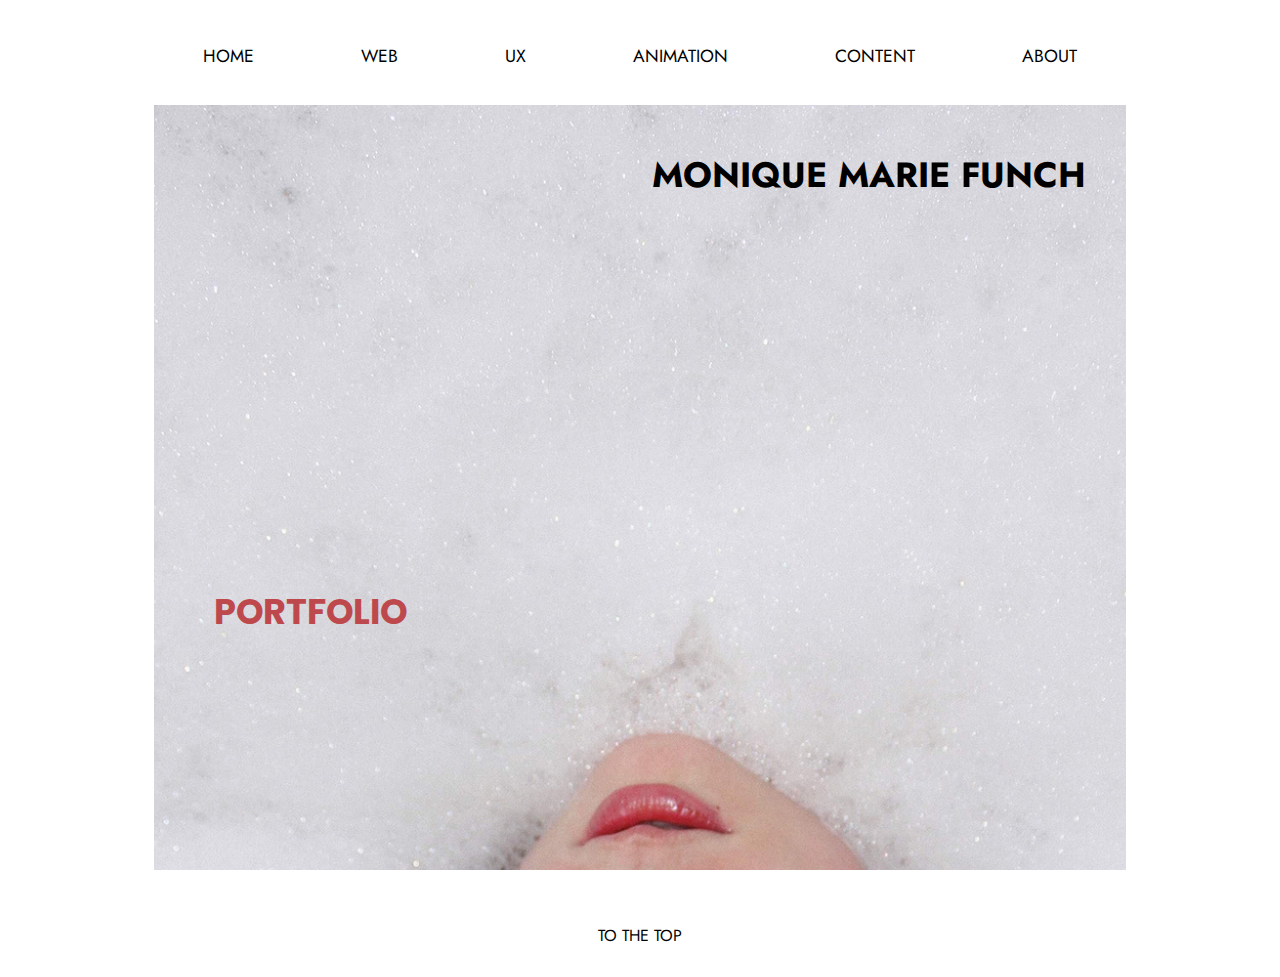
<file: index.html>
<!DOCTYPE html>
<html lang="da">

<head>
    <meta charset="utf-8">
    <meta name="viewport" content="width=device-width, initial-scale=1.0">
    <link rel="preconnect" href="https://fonts.gstatic.com">
    <link href="https://fonts.googleapis.com/css2?family=Jost:wght@200&display=swap" rel="stylesheet">
    <link rel="preconnect" href="https://fonts.gstatic.com">
    <link href="https://fonts.googleapis.com/css2?family=Poppins:wght@600&display=swap" rel="stylesheet">
    <meta name="robots" content="noindex">
    <title>HOME</title>
    <link rel="stylesheet" href="main.css">
    <link rel="stylesheet" href="forside.css">
    <script src="script.js"></script>
</head>

<body>
    <header id="my_header">
        <nav>
            <div id="menuknap" onclick="burgerMenu(this)">
                <div class="bar1"></div>
                <div class="bar2"></div>
                <div class="bar3"></div>
            </div>
            <ul id="menu" class="hidden">
                <li><a href="index.html">HOME</a></li>
                <li><a href="web.html">WEB</a></li>
                <li><a href="ux.html">UX</a></li>
                <li><a href="animation.html">ANIMATION</a></li>
                <li><a href="indhold.html">CONTENT</a></li>
                <li><a href="cv.html">ABOUT</a></li>
            </ul>
        </nav>
    </header>

    <main>
        <section id="first_section">
            <div class="section_wrapper">
                <h1>Monique Marie Funch</h1>
                <h3>PORTFOLIO</h3>
            </div>
        </section>

    </main>

    <footer id="footer">
        <a href="#my_header">TO THE TOP</a>
    </footer>
</body>



</html>
</file>
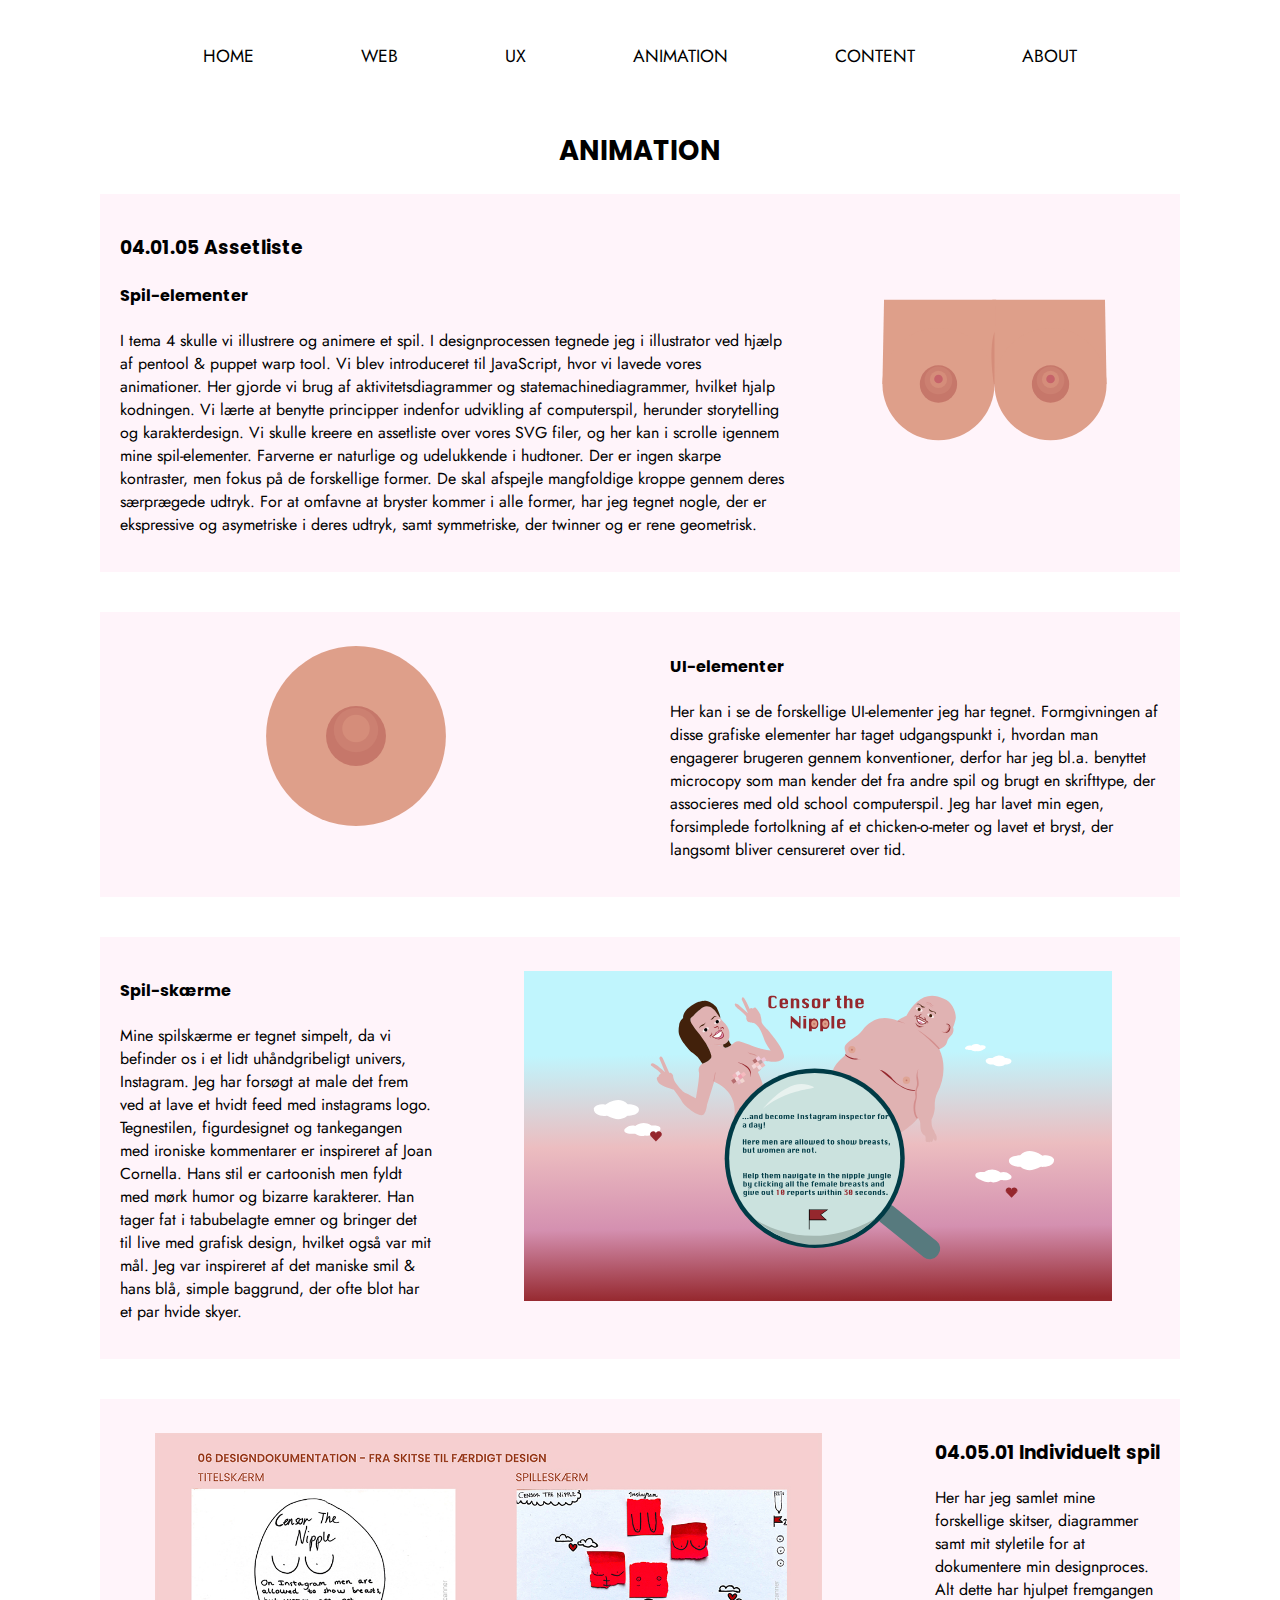
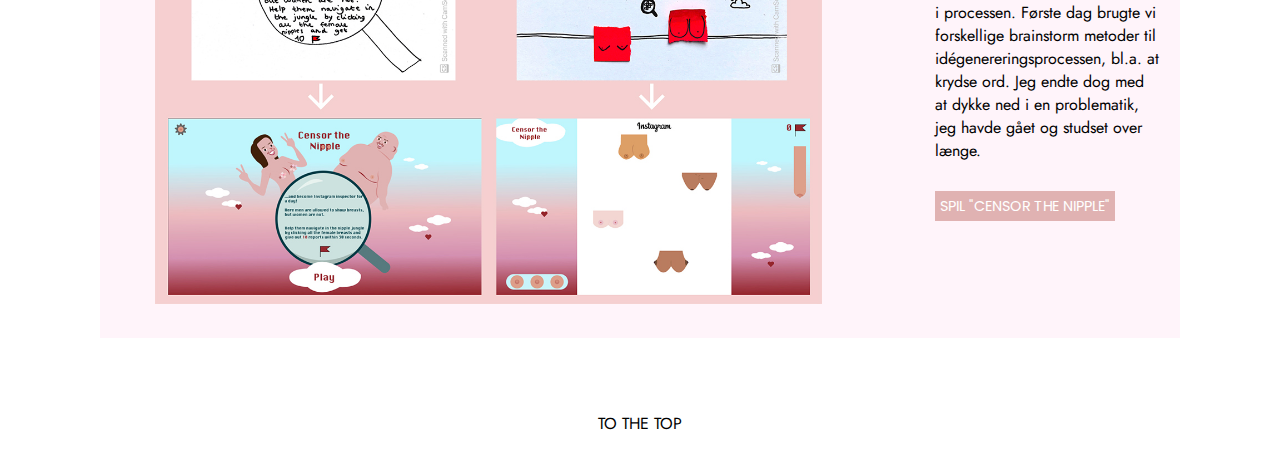
<file: animation.html>
<!DOCTYPE html>
<html lang="da">

<head>
    <meta charset="utf-8">
    <meta name="viewport" content="width=device-width, initial-scale=1.0">
    <link rel="preconnect" href="https://fonts.gstatic.com">
    <link href="https://fonts.googleapis.com/css2?family=Jost:wght@200&display=swap" rel="stylesheet">
    <link rel="preconnect" href="https://fonts.gstatic.com">
    <link href="https://fonts.googleapis.com/css2?family=Poppins:wght@600&display=swap" rel="stylesheet">
    <meta name="robots" content="noindex">
    <title>ANIMATION</title>
    <link rel="stylesheet" href="main.css">
    <link rel="stylesheet" href="animation.css">
    <script src="script.js"></script>
</head>

<body>
    <header id="my_header">
        <nav>
            <div id="menuknap" onclick="burgerMenu(this)">
                <div class="bar1"></div>
                <div class="bar2"></div>
                <div class="bar3"></div>
            </div>
            <ul id="menu" class="hidden">
                <li><a href="index.html">HOME</a></li>
                <li><a href="web.html">WEB</a></li>
                <li><a href="ux.html">UX</a></li>
                <li><a href="animation.html">ANIMATION</a></li>
                <li><a href="indhold.html">CONTENT</a></li>
                <li><a href="cv.html">ABOUT</a></li>
            </ul>
        </nav>
    </header>

    <main>
        <section id="first_section">
            <h2>ANIMATION</h2>
            <div class="section_wrapper">
                <div class="tekst">
                    <h3>04.01.05 Assetliste</h3>
                    <h4>Spil-elementer</h4>
                    <p>I tema 4 skulle vi illustrere og animere et spil. I designprocessen tegnede jeg i illustrator ved hjælp af pentool & puppet warp tool. Vi blev introduceret til JavaScript, hvor vi lavede vores animationer. Her gjorde vi brug af aktivitetsdiagrammer og statemachinediagrammer, hvilket hjalp kodningen. Vi lærte at benytte principper indenfor udvikling af computerspil, herunder storytelling og karakterdesign. Vi skulle kreere en assetliste over vores SVG filer, og her kan i scrolle igennem mine spil-elementer. Farverne er naturlige og udelukkende i hudtoner. Der er ingen skarpe kontraster, men fokus på de forskellige former. De skal afspejle mangfoldige kroppe gennem deres særprægede udtryk. For at omfavne at bryster kommer i alle former, har jeg tegnet nogle, der er ekspressive og asymetriske i deres udtryk, samt symmetriske, der twinner og er rene geometrisk. </p>
                </div>

                <div class="image-container image-container1">
                    <figure>
                        <img src="animation_images/Svg/female_01.svg" alt="bryster1">
                    </figure>
                    <figure>
                        <img src="animation_images/Svg/female_02.svg" alt="bryster2">
                    </figure>
                    <figure>
                        <img src="animation_images/Svg/female_03.svg" alt="bryster3">
                    </figure>
                    <figure>
                        <img src="animation_images/Svg/female_04.svg" alt="bryster4">
                    </figure>
                    <figure>
                        <img src="animation_images/Svg/female_05.svg" alt="bryster5">
                    </figure>
                    <figure>
                        <img src="animation_images/Svg/male_01.svg" alt="bryster6">
                    </figure>
                    <figure>
                        <img src="animation_images/Svg/male_02.svg" alt="bryster7">
                    </figure>
                    <figure>
                        <img src="animation_images/Svg/male_03.svg" alt="bryster8">
                    </figure>
                    <figure>
                        <img src="animation_images/Svg/male_04.svg" alt="bryster9">
                    </figure>
                    <figure>
                        <img src="animation_images/Svg/male_05.svg" alt="bryster10">
                    </figure>
                </div>
            </div>
        </section>

        <section id="second_section">
            <div class="section_wrapper">
                <div class="image-container">
                    <figure>
                        <img src="animation_images/Svg/onelife.svg" alt="1liv">
                    </figure>
                    <figure>
                        <img src="animation_images/Svg/lifebar.svg" alt="livbar">
                    </figure>
                    <figure>
                        <img src="animation_images/Svg/point.svg" alt="point">
                    </figure>
                    <figure>
                        <img src="animation_images/Svg/button_play.svg" alt="play">
                    </figure>
                    <figure>
                        <img src="animation_images/Svg/button_tryagain.svg" alt="tryagain">
                    </figure>
                    <figure>
                        <img src="animation_images/Svg/time_done.svg" alt="tomtid">
                    </figure>
                    <figure>
                        <img src="animation_images/Svg/time_full.svg" alt="fuldtid">
                    </figure>
                </div>
                <div class="tekst">
                    <h4>UI-elementer</h4>
                    <p>Her kan i se de forskellige UI-elementer jeg har tegnet. Formgivningen af disse grafiske elementer har taget udgangspunkt i, hvordan man engagerer brugeren gennem konventioner, derfor har jeg bl.a. benyttet microcopy som man kender det fra andre spil og brugt en skrifttype, der associeres med old school computerspil. Jeg har lavet min egen, forsimplede fortolkning af et chicken-o-meter og lavet et bryst, der langsomt bliver censureret over tid. </p>
                </div>
            </div>
        </section>

        <section id="third_section">
            <div class="section_wrapper">
                <div class="tekst">
                    <h4>Spil-skærme</h4>
                    <p>Mine spilskærme er tegnet simpelt, da vi befinder os i et lidt uhåndgribeligt univers, Instagram. Jeg har forsøgt at male det frem ved at lave et hvidt feed med instagrams logo. Tegnestilen, figurdesignet og tankegangen med ironiske kommentarer er inspireret af Joan Cornella. Hans stil er cartoonish men fyldt med mørk humor og bizarre karakterer. Han tager fat i tabubelagte emner og bringer det til live med grafisk design, hvilket også var mit mål. Jeg var inspireret af det maniske smil & hans blå, simple baggrund, der ofte blot har et par hvide skyer.</p>
                </div>
                <div class="image-container">
                    <figure>
                        <img src="animation_images/Svg/title_screen.svg" alt="titelskærm">
                    </figure>
                    <figure>
                        <img src="animation_images/Svg/game.svg" alt="spil">
                    </figure>
                    <figure>
                        <img src="animation_images/Svg/level_complete.svg" alt="vinderskærm">
                    </figure>
                    <figure>
                        <img src="animation_images/Svg/game_over.svg" alt="taberskærm">
                    </figure>
                </div>
            </div>
        </section>

        <section id="fourth_section">
            <div class="section_wrapper">
                <div class="image-container">

                    <figure>
                        <img src="animation_images/spil2.jpg" alt="spil2">
                    </figure>
                    <figure>
                        <img src="animation_images/spil3.jpg" alt="spil3">
                    </figure>
                    <figure>
                        <img src="animation_images/spil4.jpg" alt="spil4">
                    </figure>

                    <figure>
                        <img src="animation_images/spil6.jpg" alt="spil6">
                    </figure>
                </div>

                <div class="tekst">
                    <h3>04.05.01 Individuelt spil</h3>
                    <p>Her har jeg samlet mine forskellige skitser, diagrammer samt mit styletile for at dokumentere min designproces. Alt dette har hjulpet fremgangen i processen. Første dag brugte vi forskellige brainstorm metoder til idégenereringsprocessen, bl.a. at krydse ord. Jeg endte dog med at dykke ned i en problematik, jeg havde gået og studset over længe.</p>
                    <br>
                    <a href="https://www.moniquemariefunch.dk/kea/04_animation/Spil/index.html" class="button">SPIL "CENSOR THE NIPPLE"</a>
                </div>
            </div>
        </section>
    </main>

    <footer id="footer">
        <a href="#my_header">TO THE TOP</a>
    </footer>
</body>

</html>
</file>
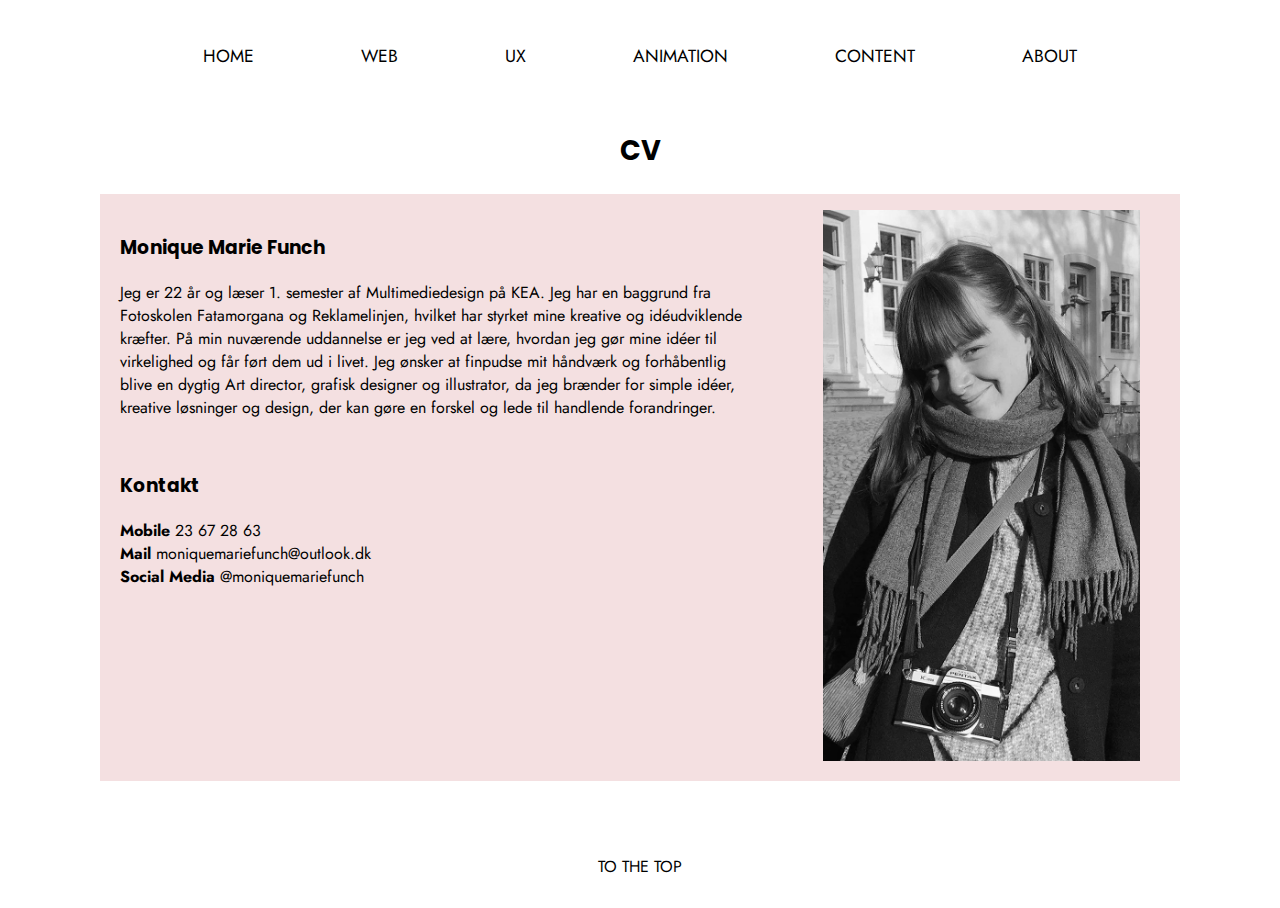
<file: cv.html>
<!DOCTYPE html>
<html lang="da">

<head>
    <meta charset="utf-8">
    <meta name="viewport" content="width=device-width, initial-scale=1.0">
    <link rel="preconnect" href="https://fonts.gstatic.com">
    <link href="https://fonts.googleapis.com/css2?family=Jost:wght@200&display=swap" rel="stylesheet">
    <link rel="preconnect" href="https://fonts.gstatic.com">
    <link href="https://fonts.googleapis.com/css2?family=Poppins:wght@600&display=swap" rel="stylesheet">
    <meta name="robots" content="noindex">
    <title>ABOUT</title>
    <link rel="stylesheet" href="main.css">
    <link rel="stylesheet" href="cv.css">
    <script src="script.js"></script>
</head>

<body>
    <header id="my_header">
        <nav>
            <div id="menuknap" onclick="burgerMenu(this)">
                <div class="bar1"></div>
                <div class="bar2"></div>
                <div class="bar3"></div>
            </div>
            <ul id="menu" class="hidden">
                <li><a href="index.html">HOME</a></li>
                <li><a href="web.html">WEB</a></li>
                <li><a href="ux.html">UX</a></li>
                <li><a href="animation.html">ANIMATION</a></li>
                <li><a href="indhold.html">CONTENT</a></li>
                <li><a href="cv.html">ABOUT</a></li>
            </ul>
        </nav>
    </header>

    <main>
        <section id="first_section">
            <h2>CV</h2>
            <div class="section_wrapper">
                <div class="tekst">
                    <h3>Monique Marie Funch</h3>
                    <p>Jeg er 22 år og læser 1. semester af Multimediedesign på KEA. Jeg har en baggrund fra Fotoskolen Fatamorgana og Reklamelinjen, hvilket har styrket mine kreative og idéudviklende kræfter. På min nuværende uddannelse er jeg ved at lære, hvordan jeg gør mine idéer til virkelighed og får ført dem ud i livet. Jeg ønsker at finpudse mit håndværk og forhåbentlig blive en dygtig Art director, grafisk designer og illustrator, da jeg brænder for simple idéer, kreative løsninger og design, der kan gøre en forskel og lede til handlende forandringer.
                    </p>
                    <br>
                    <h3>Kontakt</h3>
                    <p><b>Mobile</b> 23 67 28 63
                        <br>
                        <b>Mail</b> moniquemariefunch@outlook.dk
                        <br>
                        <b>Social Media</b> @moniquemariefunch
                    </p>
                </div>

                <div class="image-container">

                    <figure>
                        <img src="cv_billede.jpg" alt="mig">
                    </figure>
                </div>
            </div>
        </section>

    </main>

    <footer id="footer">
        <a href="#my_header">TO THE TOP</a>
    </footer>
</body>

</html>
</file>
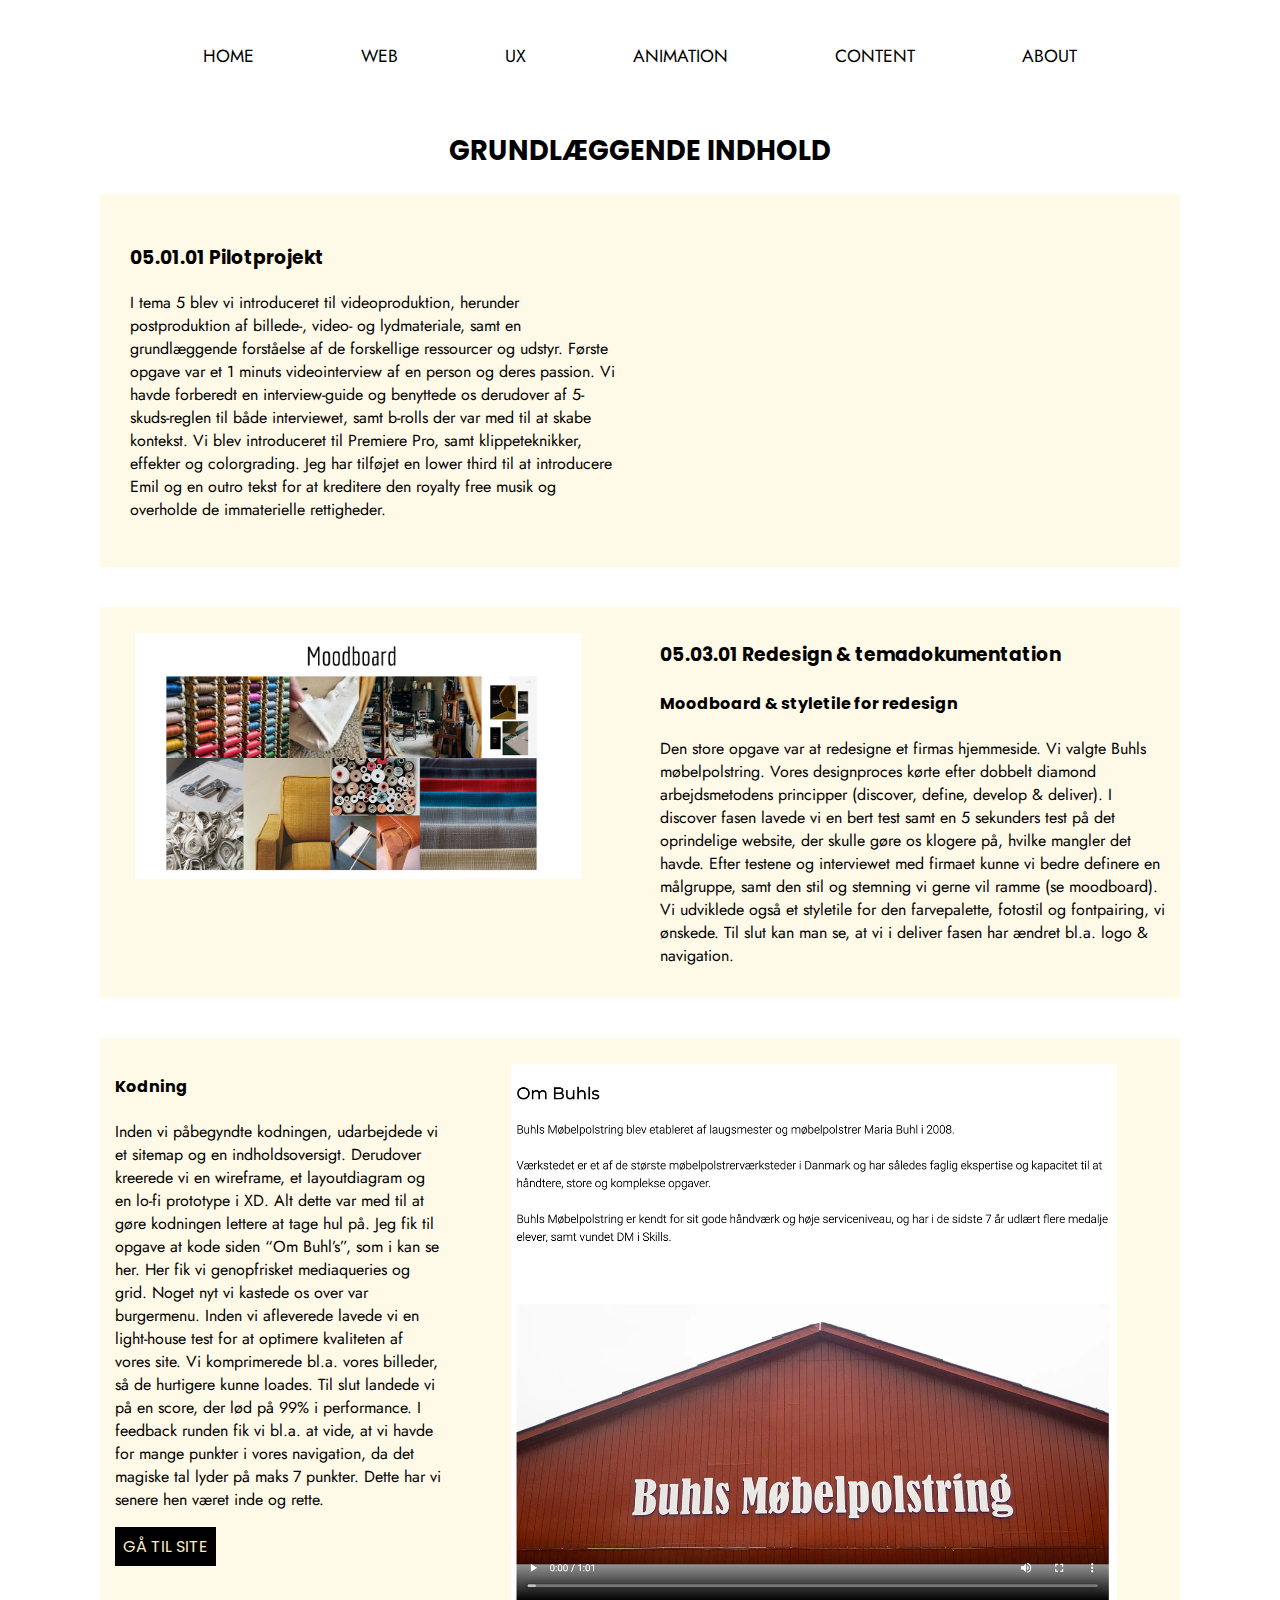
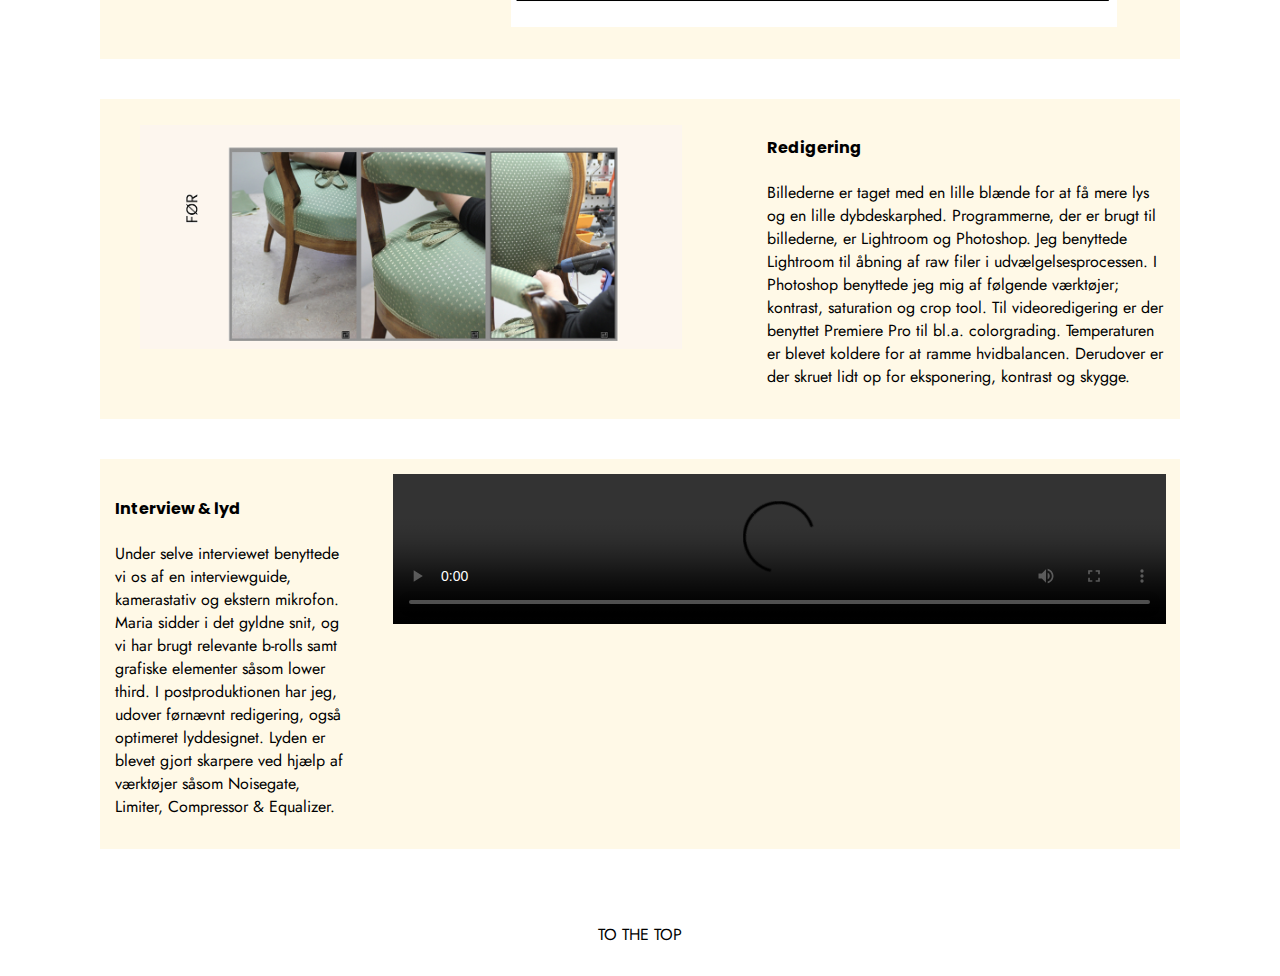
<file: indhold.html>
<!DOCTYPE html>
<html lang="da">

<head>
    <meta charset="utf-8">
    <meta name="viewport" content="width=device-width, initial-scale=1.0">
    <link rel="preconnect" href="https://fonts.gstatic.com">
    <link href="https://fonts.googleapis.com/css2?family=Jost:wght@200&display=swap" rel="stylesheet">
    <link rel="preconnect" href="https://fonts.gstatic.com">
    <link href="https://fonts.googleapis.com/css2?family=Poppins:wght@600&display=swap" rel="stylesheet">
    <meta name="robots" content="noindex">
    <title>CONTENT</title>
    <link rel="stylesheet" href="main.css">
    <link rel="stylesheet" href="indhold.css">
    <script src="script.js"></script>
</head>

<body>
    <header id="my_header">
        <nav>
            <div id="menuknap" onclick="burgerMenu(this)">
                <div class="bar1"></div>
                <div class="bar2"></div>
                <div class="bar3"></div>
            </div>
            <ul id="menu" class="hidden">
                <li><a href="index.html">HOME</a></li>
                <li><a href="web.html">WEB</a></li>
                <li><a href="ux.html">UX</a></li>
                <li><a href="animation.html">ANIMATION</a></li>
                <li><a href="indhold.html">CONTENT</a></li>
                <li><a href="cv.html">ABOUT</a></li>
            </ul>
        </nav>
    </header>

    <main>
        <section id="first_section">
            <h2>GRUNDLÆGGENDE INDHOLD</h2>
            <div class="section_wrapper">
                <div class="tekst">
                    <h3>05.01.01 Pilotprojekt</h3>
                    <p>I tema 5 blev vi introduceret til videoproduktion, herunder postproduktion af billede-, video- og lydmateriale, samt en grundlæggende forståelse af de forskellige ressourcer og udstyr. Første opgave var et 1 minuts videointerview af en person og deres passion. Vi havde forberedt en interview-guide og benyttede os derudover af 5-skuds-reglen til både interviewet, samt b-rolls der var med til at skabe kontekst. Vi blev introduceret til Premiere Pro, samt klippeteknikker, effekter og colorgrading. Jeg har tilføjet en lower third til at introducere Emil og en outro tekst for at kreditere den royalty free musik og overholde de immaterielle rettigheder. </p>
                </div>

                <div class="video-container">
                    <iframe width="560" height="315" src="https://www.youtube.com/embed/d9ZS9AqTbNY" allow="accelerometer; autoplay; clipboard-write; encrypted-media; gyroscope; picture-in-picture" allowfullscreen></iframe>
                </div>
            </div>
        </section>

        <section id="second_section">
            <div class="section_wrapper">
                <div class="image-container">
                    <figure><img src="indhold_images/moodboard.jpg" alt="moodboard"></figure>
                    <figure>
                        <img src="indhold_images/styletile.jpg" alt="styletile">
                    </figure>
                    <figure>
                        <img src="indhold_images/redesign.jpg" alt="redesign">
                    </figure>
                </div>
                <div class="tekst">
                    <h3>05.03.01 Redesign & temadokumentation</h3>
                    <h4>Moodboard & styletile for redesign</h4>
                    <p>Den store opgave var at redesigne et firmas hjemmeside. Vi valgte Buhls møbelpolstring. Vores designproces kørte efter dobbelt diamond arbejdsmetodens principper (discover, define, develop & deliver). I discover fasen lavede vi en bert test samt en 5 sekunders test på det oprindelige website, der skulle gøre os klogere på, hvilke mangler det havde. Efter testene og interviewet med firmaet kunne vi bedre definere en målgruppe, samt den stil og stemning vi gerne vil ramme (se moodboard). Vi udviklede også et styletile for den farvepalette, fotostil og fontpairing, vi ønskede. Til slut kan man se, at vi i deliver fasen har ændret bl.a. logo & navigation.</p>
                </div>
            </div>
        </section>

        <section id="third_section">
            <div class="section_wrapper">
                <div class="tekst">
                    <h4>Kodning</h4>
                    <p>Inden vi påbegyndte kodningen, udarbejdede vi et sitemap og en indholdsoversigt. Derudover kreerede vi en wireframe, et layoutdiagram og en lo-fi prototype i XD. Alt dette var med til at gøre kodningen lettere at tage hul på. Jeg fik til opgave at kode siden “Om Buhl’s”, som i kan se her. Her fik vi genopfrisket mediaqueries og grid. Noget nyt vi kastede os over var burgermenu. Inden vi afleverede lavede vi en light-house test for at optimere kvaliteten af vores site. Vi komprimerede bl.a. vores billeder, så de hurtigere kunne loades. Til slut landede vi på en score, der lød på 99% i performance. I feedback runden fik vi bl.a. at vide, at vi havde for mange punkter i vores navigation, da det magiske tal lyder på maks 7 punkter. Dette har vi senere hen været inde og rette.
                        <br><br><a href="https://buhlsmoebelpolstring.netlify.app/" class="button">GÅ TIL SITE</a>
                    </p>
                </div>
                <div class="image-container">
                    <figure>
                        <img src="indhold_images/ombuhls1.jpg" alt="ombuhls1">
                    </figure>
                    <figure>
                        <img src="indhold_images/ombuhls2.jpg" alt="ombuhls2">
                    </figure>
                    <figure>
                        <img src="indhold_images/ombuhls3.jpg" alt="ombuhls3">
                    </figure>
                </div>
            </div>
        </section>

        <section id="fourth_section">
            <div class="section_wrapper">
                <div class="image-container">
                    <figure>
                        <img src="indhold_images/billedredigering1.jpg" alt="billedredigering1">
                    </figure>
                    <figure>
                        <img src="indhold_images/billedredigering2.jpg" alt="billedredigering2">
                    </figure>
                    <figure>
                        <img src="indhold_images/videoredigering.jpg" alt="videoredigering">
                    </figure>
                </div>
                <div class="tekst">
                    <h4>Redigering</h4>
                    <p>Billederne er taget med en lille blænde for at få mere lys og en lille dybdeskarphed. Programmerne, der er brugt til billederne, er Lightroom og Photoshop. Jeg benyttede Lightroom til åbning af raw filer i udvælgelsesprocessen. I Photoshop benyttede jeg mig af følgende værktøjer; kontrast, saturation og crop tool. Til videoredigering er der benyttet Premiere Pro til bl.a. colorgrading. Temperaturen er blevet koldere for at ramme hvidbalancen. Derudover er der skruet lidt op for eksponering, kontrast og skygge.</p>
                </div>
            </div>
        </section>

        <section id="fifth_section">
            <div class="section_wrapper">
                <div class="tekst">
                    <h4>Interview & lyd</h4>
                    <p>Under selve interviewet benyttede vi os af en interviewguide, kamerastativ og ekstern mikrofon. Maria sidder i det gyldne snit, og vi har brugt relevante b-rolls samt grafiske elementer såsom lower third. I postproduktionen har jeg, udover førnævnt redigering, også optimeret lyddesignet. Lyden er blevet gjort skarpere ved hjælp af værktøjer såsom Noisegate, Limiter, Compressor & Equalizer.</p>
                </div>
                <div class=video>
                    <video controls src="http://rys.dk/kea/05_content/03_redesign/interview.mp4"></video>
                </div>
            </div>
        </section>

    </main>

    <footer id="footer">
        <a href="#my_header">TO THE TOP</a>
    </footer>
</body>

</html>
</file>
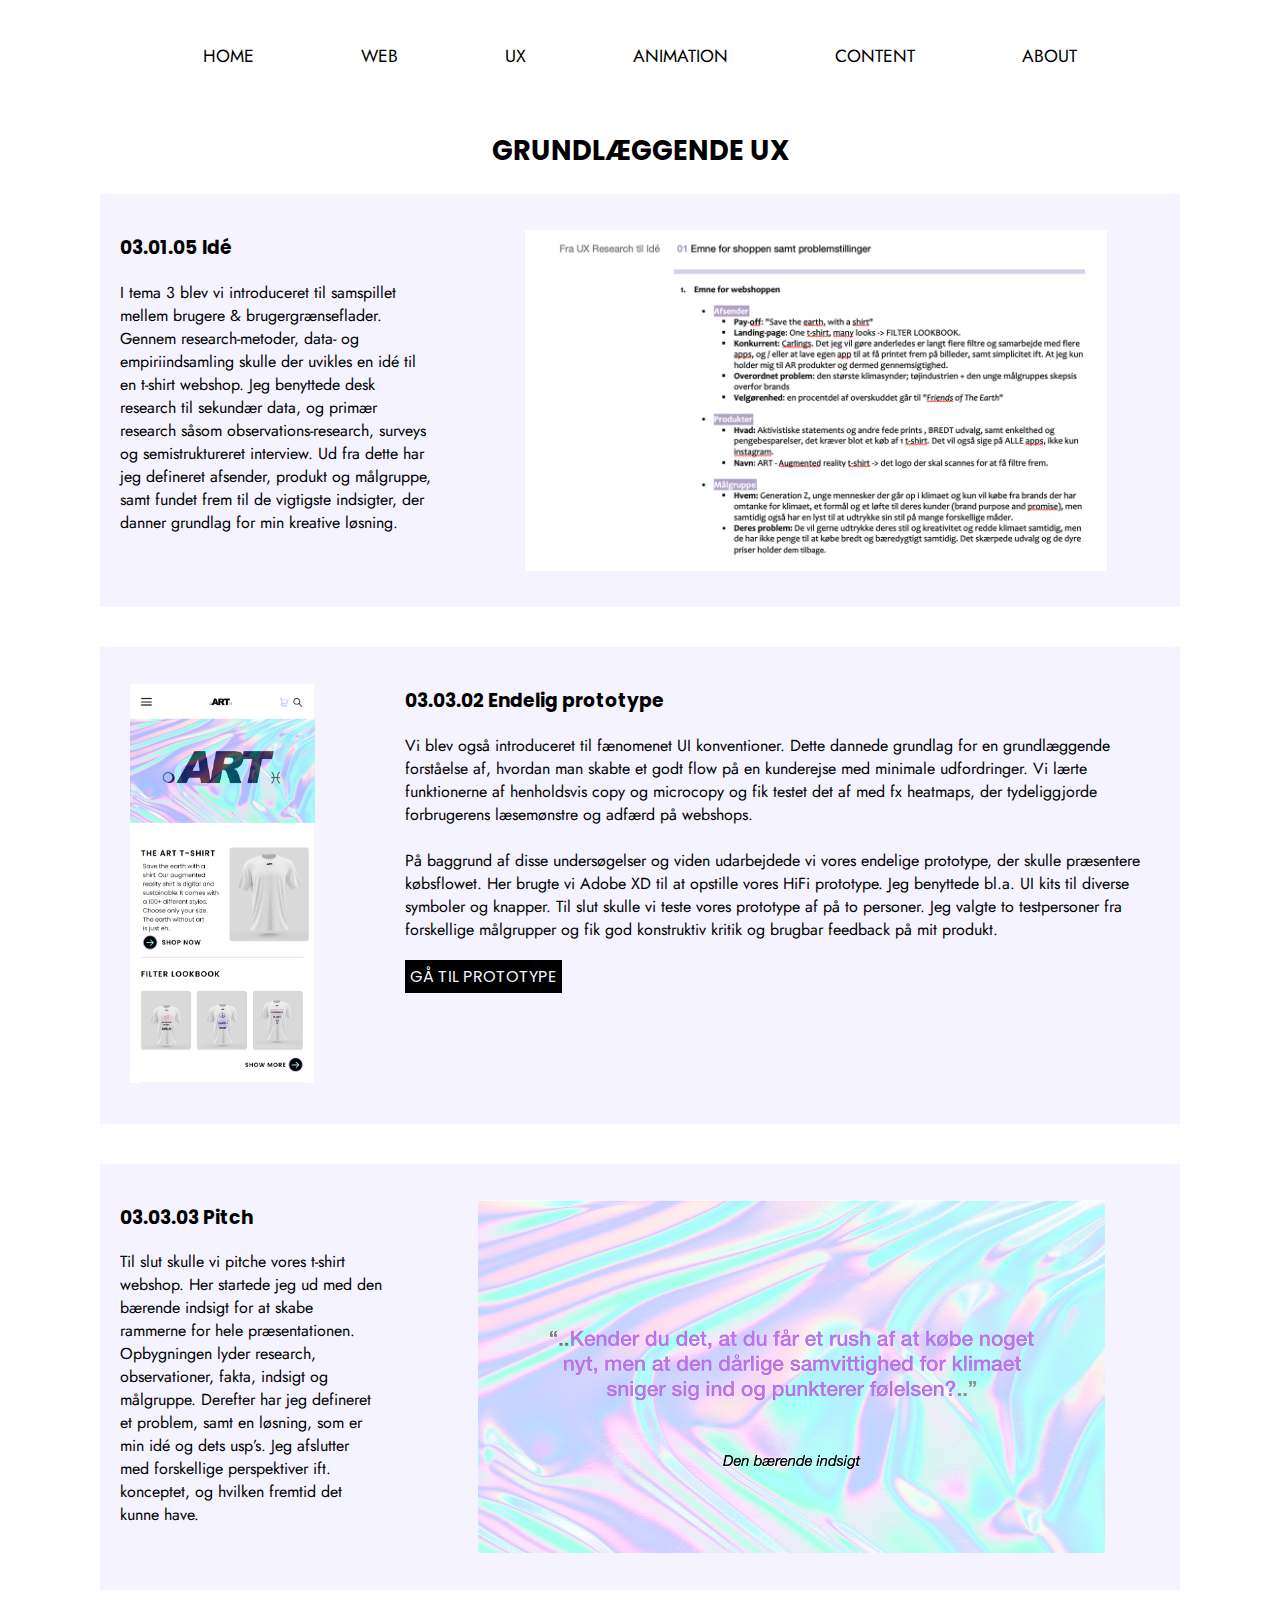
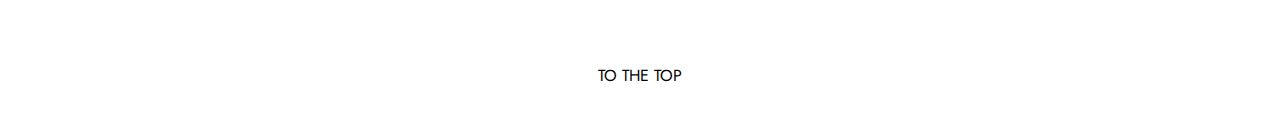
<file: ux.html>
<!DOCTYPE html>
<html lang="da">

<head>
    <meta charset="utf-8">
    <meta name="viewport" content="width=device-width, initial-scale=1.0">
    <link rel="preconnect" href="https://fonts.gstatic.com">
    <link href="https://fonts.googleapis.com/css2?family=Jost:wght@200&display=swap" rel="stylesheet">
    <link rel="preconnect" href="https://fonts.gstatic.com">
    <link href="https://fonts.googleapis.com/css2?family=Poppins:wght@600&display=swap" rel="stylesheet">
    <meta name="robots" content="noindex">
    <title>UX</title>
    <link rel="stylesheet" href="main.css">
    <link rel="stylesheet" href="ux.css">
    <script src="script.js"></script>
</head>

<body>
    <header id="my_header">
        <nav>
            <div id="menuknap" onclick="burgerMenu(this)">
                <div class="bar1"></div>
                <div class="bar2"></div>
                <div class="bar3"></div>
            </div>
            <ul id="menu" class="hidden">
                <li><a href="index.html">HOME</a></li>
                <li><a href="web.html">WEB</a></li>
                <li><a href="ux.html">UX</a></li>
                <li><a href="animation.html">ANIMATION</a></li>
                <li><a href="indhold.html">CONTENT</a></li>
                <li><a href="cv.html">ABOUT</a></li>
            </ul>
        </nav>
    </header>

    <main>
        <section id="first_section">
            <h2>GRUNDLÆGGENDE UX</h2>
            <div class="section_wrapper">
                <div class="tekst">
                    <h3>03.01.05 Idé</h3>
                    <p>I tema 3 blev vi introduceret til samspillet mellem brugere & brugergrænseflader. Gennem research-metoder, data- og empiriindsamling skulle der uvikles en idé til en t-shirt webshop. Jeg benyttede desk research til sekundær data, og primær research såsom observations-research, surveys og semistruktureret interview. Ud fra dette har jeg defineret afsender, produkt og målgruppe, samt fundet frem til de vigtigste indsigter, der danner grundlag for min kreative løsning.</p>
                </div>

                <div class="image-container">
                    <figure>
                        <img src="ide_images/ide.jpg" alt="ide">
                    </figure>

                    <figure>
                        <img src="ide_images/indsigter.jpg" alt="indsigter">
                    </figure>

                    <figure>
                        <img src="ide_images/skitse1.jpg" alt="skitse1">
                    </figure>

                    <figure>
                        <img src="ide_images/skitse2.jpg" alt="skitse2">
                    </figure>

                    <figure>
                        <img src="ide_images/skitse3.jpg" alt="skitse3">
                    </figure>

                    <figure>
                        <img src="ide_images/skitse4.jpg" alt="skitse4">
                    </figure>
                </div>
            </div>
        </section>

        <section id="second_section">

            <div class="section_wrapper">


                <div class="image-container">
                    <figure>
                        <img src="ide_images/prototype1.jpg" alt="prototype1">
                    </figure>
                    <figure>
                        <img src="ide_images/prototype2.jpg" alt="prototype2">
                    </figure>
                    <figure>
                        <img src="ide_images/prototype3.jpg" alt="prototype3">
                    </figure>
                    <figure>
                        <img src="ide_images/prototype4.jpg" alt="prototype4">
                    </figure>
                    <figure>
                        <img src="ide_images/prototype5.jpg" alt="prototype5">
                    </figure>
                    <figure>
                        <img src="ide_images/prototype6.jpg" alt="prototype6">
                    </figure>
                    <figure>
                        <img src="ide_images/prototype7.jpg" alt="prototype7">
                    </figure>
                    <figure>
                        <img src="ide_images/prototype8.jpg" alt="prototype8">
                    </figure>
                    <figure>
                        <img src="ide_images/prototype9.jpg" alt="prototype9">
                    </figure>
                    <figure>
                        <img src="ide_images/protoype10.jpg" alt="prototype10">
                    </figure>
                    <figure>
                        <img src="ide_images/prototype11.jpg" alt="prototype11">
                    </figure>
                    <figure>
                        <img src="ide_images/prototype12.jpg" alt="prototype12">
                    </figure>

                </div>

                <div class="tekst">
                    <h3>03.03.02 Endelig prototype</h3>
                    <p>Vi blev også introduceret til fænomenet UI konventioner. Dette dannede grundlag for en grundlæggende forståelse af, hvordan man skabte et godt flow på en kunderejse med minimale udfordringer. Vi lærte funktionerne af henholdsvis copy og microcopy og fik testet det af med fx heatmaps, der tydeliggjorde forbrugerens læsemønstre og adfærd på webshops.
                        <br><br>På baggrund af disse undersøgelser og viden udarbejdede vi vores endelige prototype, der skulle præsentere købsflowet. Her brugte vi Adobe XD til at opstille vores HiFi prototype. Jeg benyttede bl.a. UI kits til diverse symboler og knapper. Til slut skulle vi teste vores prototype af på to personer. Jeg valgte to testpersoner fra forskellige målgrupper og fik god konstruktiv kritik og brugbar feedback på mit produkt.
                        <br><br>
                        <a href="https://xd.adobe.com/view/7bb68722-4271-4c22-9827-c82b2084b4da-2ee5/" class="button">GÅ TIL PROTOTYPE</a>
                    </p>
                </div>
            </div>
        </section>

        <section id="third_section">
            <div class="section_wrapper">
                <div class="tekst">
                    <h3>03.03.03 Pitch</h3>
                    <p>Til slut skulle vi pitche vores t-shirt webshop. Her startede jeg ud med den bærende indsigt for at skabe rammerne for hele præsentationen. Opbygningen lyder research, observationer, fakta, indsigt og målgruppe. Derefter har jeg defineret et problem, samt en løsning, som er min idé og dets usp’s. Jeg afslutter med forskellige perspektiver ift. konceptet, og hvilken fremtid det kunne have.
                    </p>
                </div>
                <div class="image-container">
                    <figure>
                        <img src="ide_images/pitch2.jpg" alt="pitch2">
                    </figure>
                    <figure>
                        <img src="ide_images/pitch3.jpg" alt="pitch3">
                    </figure>
                    <figure>
                        <img src="ide_images/pitch4.jpg" alt="pitch4">
                    </figure>
                    <figure>
                        <img src="ide_images/pitch5.jpg" alt="pitch5">
                    </figure>
                    <figure>
                        <img src="ide_images/pitch6.jpg" alt="pitch6">
                    </figure>
                    <figure>
                        <img src="ide_images/pitch7.jpg" alt="pitch7">
                    </figure>
                    <figure>
                        <img src="ide_images/pitch8.jpg" alt="pitch8">
                    </figure>
                    <figure>
                        <img src="ide_images/pitch9.jpg" alt="pitch9">
                    </figure>
                    <figure>
                        <img src="ide_images/pitch10.jpg" alt="pitch10">
                    </figure>
                    <figure>
                        <img src="ide_images/pitch12.jpg" alt="pitch12">
                    </figure>
                </div>
            </div>
        </section>
    </main>

    <footer id="footer">
        <a href="#my_header">TO THE TOP</a>
    </footer>
</body>

</html>
</file>
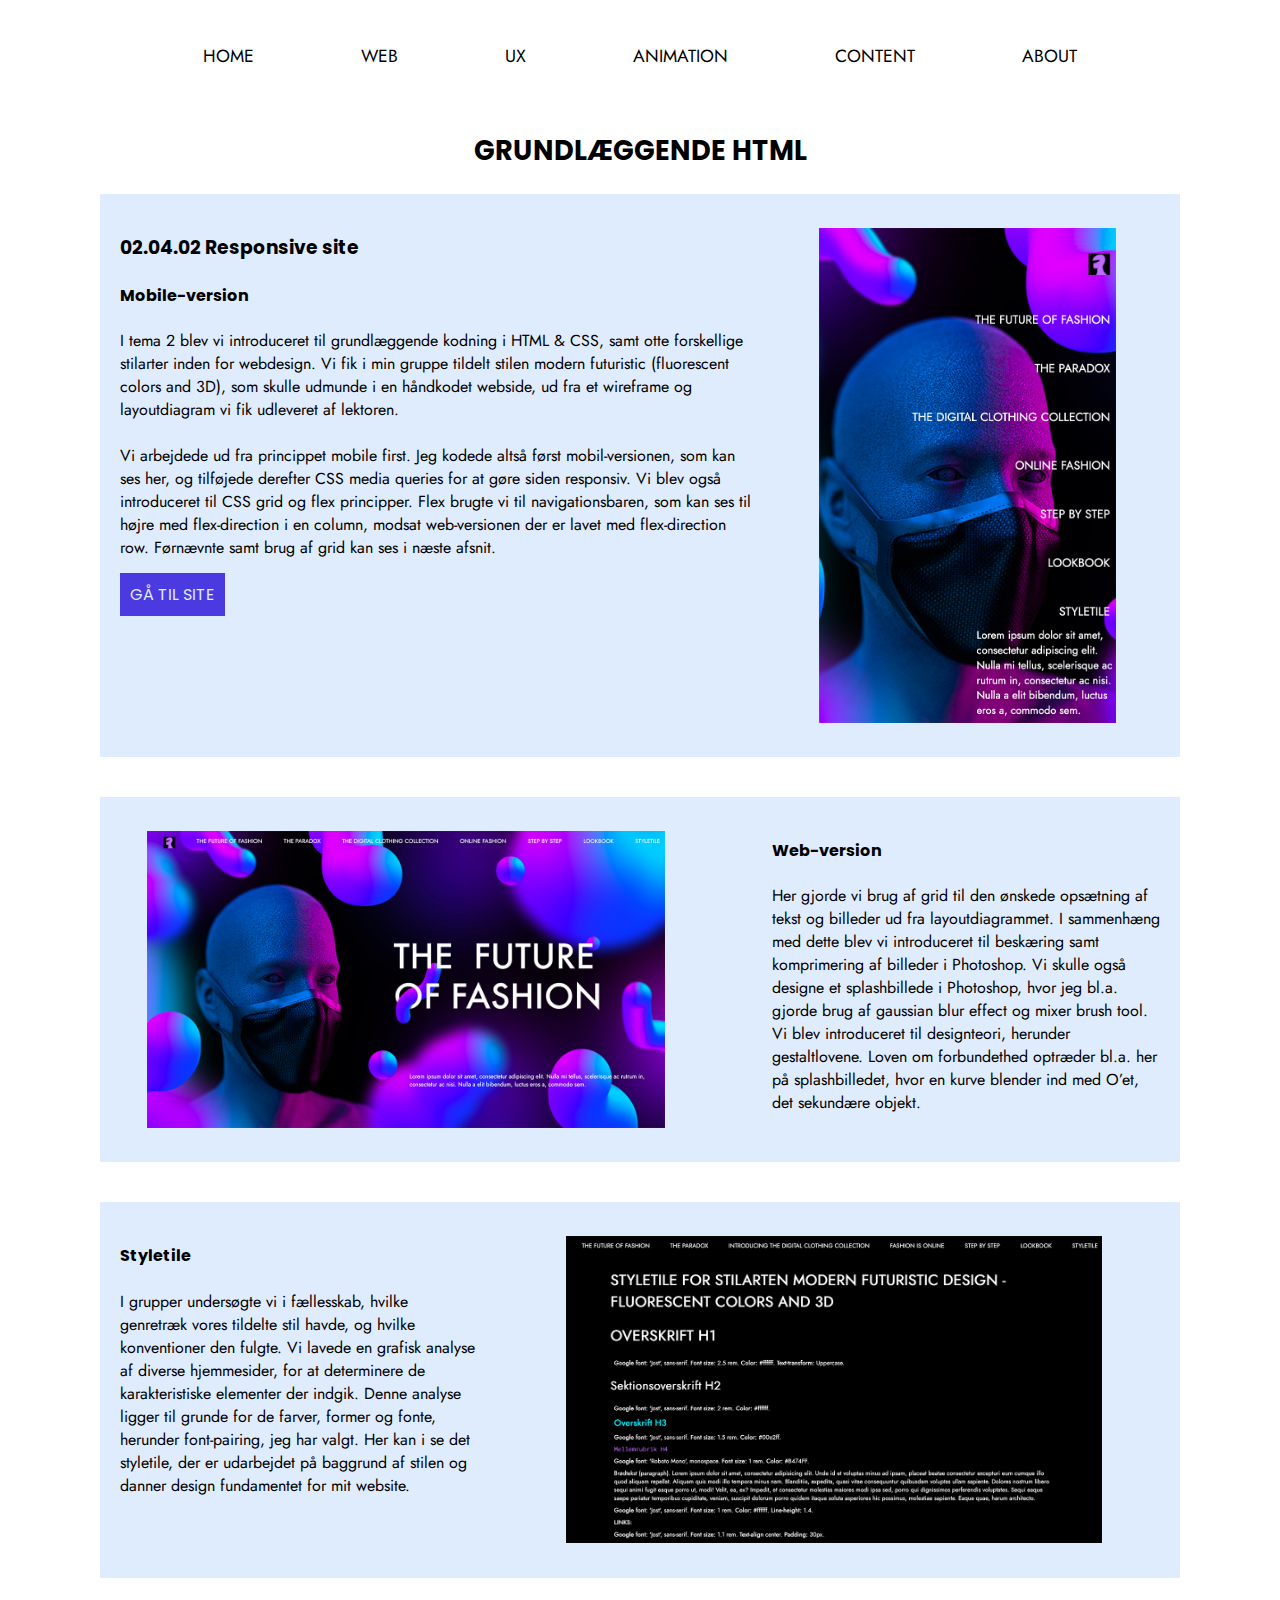
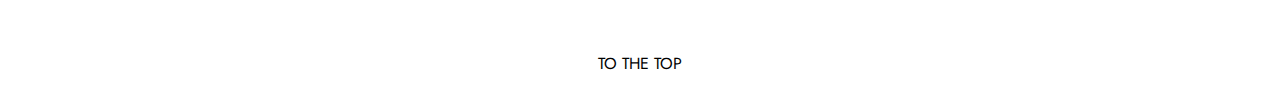
<file: web.html>
<!DOCTYPE html>
<html lang="da">

<head>
    <meta charset="utf-8">
    <meta name="viewport" content="width=device-width, initial-scale=1.0">
    <link rel="preconnect" href="https://fonts.gstatic.com">
    <link href="https://fonts.googleapis.com/css2?family=Jost:wght@200&display=swap" rel="stylesheet">
    <link rel="preconnect" href="https://fonts.gstatic.com">
    <link href="https://fonts.googleapis.com/css2?family=Poppins:wght@600&display=swap" rel="stylesheet">
    <meta name="robots" content="noindex">
    <title>WEB</title>
    <link rel="stylesheet" href="main.css">
    <link rel="stylesheet" href="web.css">
    <script src="script.js"></script>
</head>

<body>
    <header id="my_header">
        <nav>
            <div id="menuknap" onclick="burgerMenu(this)">
                <div class="bar1"></div>
                <div class="bar2"></div>
                <div class="bar3"></div>
            </div>
            <ul id="menu" class="hidden">
                <li><a href="index.html">HOME</a></li>
                <li><a href="web.html">WEB</a></li>
                <li><a href="ux.html">UX</a></li>
                <li><a href="animation.html">ANIMATION</a></li>
                <li><a href="indhold.html">CONTENT</a></li>
                <li><a href="cv.html">ABOUT</a></li>
            </ul>
        </nav>
    </header>

    <main>
        <section id="first_section">
            <h2>GRUNDLÆGGENDE HTML</h2>
            <div class="section_wrapper">
                <div class="tekst">
                    <h3>02.04.02 Responsive site</h3>
                    <h4>Mobile-version</h4>
                    <p>I tema 2 blev vi introduceret til grundlæggende kodning i HTML & CSS, samt otte forskellige stilarter inden for webdesign. Vi fik i min gruppe tildelt stilen modern futuristic (fluorescent colors and 3D), som skulle udmunde i en håndkodet webside, ud fra et wireframe og layoutdiagram vi fik udleveret af lektoren.

                        <br><br>Vi arbejdede ud fra princippet mobile first. Jeg kodede altså først mobil-versionen, som kan ses her, og tilføjede derefter CSS media queries for at gøre siden responsiv. Vi blev også introduceret til CSS grid og flex principper. Flex brugte vi til navigationsbaren, som kan ses til højre med flex-direction i en column, modsat web-versionen der er lavet med flex-direction row. Førnævnte samt brug af grid kan ses i næste afsnit.<br>
                        <br>
                        <a href="https://www.moniquemariefunch.dk/kea/02_web/04_responsive/responsive_site_v2/index.html" class="button">GÅ TIL SITE</a>
                    </p>
                </div>
                <div class="image-container">
                    <figure>
                        <img src="web_images/mobile1.jpg" alt="mobile1">
                    </figure>
                    <figure>
                        <img src="web_images/mobile2.jpg" alt="mobile2">
                    </figure>
                    <figure>
                        <img src="web_images/mobile3.jpg" alt="mobile3">
                    </figure>
                    <figure>
                        <img src="web_images/mobile4.jpg" alt="mobile4">
                    </figure>
                    <figure>
                        <img src="web_images/mobile5.jpg" alt="mobile5">
                    </figure>
                    <figure>
                        <img src="web_images/mobile6.jpg" alt="mobile6">
                    </figure>
                    <figure>
                        <img src="web_images/mobile7.jpg" alt="mobile7">
                    </figure>
                    <figure>
                        <img src="web_images/mobile8.jpg" alt="mobile8">
                    </figure>
                </div>
            </div>
        </section>

        <section id="second_section">
            <div class="section_wrapper">
                <div class="image-container">
                    <figure>
                        <img src="web_images/web1.jpg" alt="web1">
                    </figure>
                    <figure>
                        <img src="web_images/web2.jpg" alt="web2">
                    </figure>
                    <figure>
                        <img src="web_images/web3.jpg" alt="web3">
                    </figure>
                    <figure>
                        <img src="web_images/web4.jpg" alt="web4">
                    </figure>
                    <figure>
                        <img src="web_images/web5.jpg" alt="web5">
                    </figure>
                    <figure>
                        <img src="web_images/web6.jpg" alt="web6">
                    </figure>
                    <figure>
                        <img src="web_images/web7.jpg" alt="web7">
                    </figure>
                </div>
                <div class="tekst">
                    <h4>Web-version</h4>
                    <p>Her gjorde vi brug af grid til den ønskede opsætning af tekst og billeder ud fra layoutdiagrammet. I sammenhæng med dette blev vi introduceret til beskæring samt komprimering af billeder i Photoshop. Vi skulle også designe et splashbillede i Photoshop, hvor jeg bl.a. gjorde brug af gaussian blur effect og mixer brush tool. Vi blev introduceret til designteori, herunder gestaltlovene. Loven om forbundethed optræder bl.a. her på splashbilledet, hvor en kurve blender ind med O’et, det sekundære objekt. </p>
                </div>
            </div>
        </section>

        <section id="third_section">
            <div class="section_wrapper">
                <div class="tekst">
                    <h4>Styletile</h4>
                    <p>I grupper undersøgte vi i fællesskab, hvilke genretræk vores tildelte stil havde, og hvilke konventioner den fulgte. Vi lavede en grafisk analyse af diverse hjemmesider, for at determinere de karakteristiske elementer der indgik. Denne analyse ligger til grunde for de farver, former og fonte, herunder font-pairing, jeg har valgt. Her kan i se det styletile, der er udarbejdet på baggrund af stilen og danner design fundamentet for mit website.</p>
                </div>
                <div class="image-container">
                    <figure>
                        <img src="web_images/styletile1.jpg" alt="styletile1">
                    </figure>
                    <figure>
                        <img src="web_images/styletile2.jpg" alt="styletile2">
                    </figure>
                </div>
            </div>
        </section>
    </main>

    <footer id="footer">
        <a href="#my_header">TO THE TOP</a>
    </footer>

</body>

</html>
</file>
<file: main.css>
* {
    box-sizing: border-box;
}

img {
    width: 100%;
    max-width: 100%;
}

body {
    margin: 0;
}

main {
    max-width: 1080px;
    margin: 1.5rem auto;
}

h1 {
    font-family: 'Jost', sans-serif;
    font-size: 2.2rem;
    text-transform: uppercase;
    color: black;
    text-align: right;
    padding-right: 40px;
}

h2 {
    font-family: 'Poppins', sans-serif;
    text-align: center;
}

h3 {
    font-family: 'Poppins', sans-serif;
}

h4 {
    font-family: 'Poppins', sans-serif;
    font-size: 0.9rem;
}

p {
    font-family: 'Jost', sans-serif;
}

section {
    max-width: 1280px;
    margin: 0 auto;
    padding-top: 20px;
    padding-bottom: 20px;
}

/*Navigation*/

nav {
    position: absolute;
    text-align: center;
    font-family: 'Jost', sans-serif;
    font-size: 1.1rem;
    /*    padding: 1rem;*/
    /*    display: flex;*/
    flex-direction: column;
    justify-content: space-between;
    width: 100%;
}

nav a {
    color: black;
    text-decoration: none;
    padding: 35px;
}

nav a:hover {
    color: #be494d;
}

.hidden {
    opacity: 0;
    transform: translateY(-10px);
}

header {
    background: #ffffff;
    text-align: center;
}

nav ul {
    position: absolute;
    padding-left: 0;
    background-color: white;
    width: 100%;
    height: 60vh;
    margin: 0;
}

#menu {
    transition: transform 0.3s;
    transform-origin: top;
}

#menuknap {
    cursor: pointer;
    padding-left: 80vw;
    padding-top: 1rem;
}

.bar1,
.bar2,
.bar3 {
    width: 30px;
    height: 1px;
    background-color: #9a9a9a;
    margin: 10px 0;
    transition: 0.4s;
}

#menu li {
    list-style: none;
    padding: 20px;
}

/* Rotate first bar */
.change .bar1 {
    -webkit-transform: rotate(-45deg) translate(-9px, 6px);
    transform: rotate(-45deg) translate(-9px, 6px);
}

/* Fade out the second bar */
.change .bar2 {
    opacity: 0;
}

/* Rotate last bar */
.change .bar3 {
    -webkit-transform: rotate(45deg) translate(-8px, -8px);
    transform: rotate(45deg) translate(-8px, -8px);
}

header {
    position: relative;
    height: 0;
    padding-bottom: 4vh;
    padding-top: 3vh;
}

footer {
    text-align: center;
    font-family: 'Jost', sans-serif;
    padding: 30px;
}

footer a {
    color: black;
    text-decoration: none;
}


footer a:hover {
    color: #be494d;
}

@media (max-width:1200px) {
    nav a {
        padding: 10px;
    }
}

@media (min-width:750px) {
    /*Navigation*/

    #menuknap {
        display: none;
    }

    #menu.hidden {
        opacity: 1;
    }

    #menu li {
        display: inline-block;
        margin: 1rem;
        padding: 0;

    }

    nav ul {
        position: relative;
        padding-left: 0;
        background: none;
        height: 2rem;
        width: 100%;
        margin: 0;
    }

    nav {
        position: relative;
        text-align: center;
        padding-top: 10px;
        padding-bottom: 10px;

    }

    h2 {
        font-size: 1.7rem;
    }

    h4 {
        font-size: 1rem;
    }

    /*
    nav {
        flex-direction: row;
        font-size: 1rem;
        position: absolute;
        width: 100%;
    }
*/
}
</file>
<file: forside.css>
#first_section {
    background-image: url(portfolioforside1.jpg);
    background-size: cover;
    width: 90%;
    height: 85vh;
    max-width: none;
    margin-top: 40px;
    background-position: 15% 10%;
}

h3 {
    padding-top: 350px;
    padding-left: 60px;
    font-size: 2.2rem;
    color: #be494d;
}

header {
    position: relative;
    height: 0;
    padding-bottom: 6vh;
    padding-top: 3vh;
}

@media (min-width:750px) {
    #first_section {
        margin-top: 20px;
    }
}

@media (max-width:485px) {
    h1 {
        font-size: 1.9rem;
        text-align: right;
    }
}
</file>
<file: animation.css>
img {
    width: 100%;
    vertical-align: middle;
}

.image-container {
    display: flex;
    gap: 20px;
    padding: 18px;
}

.image-container figure {
    flex-grow: 1;
}

.image-container {
    overflow-x: scroll;
    scroll-snap-type: x mandatory;
}

.image-container figure {
    flex-basis: 90%;
    flex-shrink: 0;
    scroll-snap-align: center;
}

.image-container {
    margin-right: 18px;
}

.tekst {
    padding: 20px;
}


#second_section img {
    height: 180px;
}

#first_section img {
    height: 220px;
}

a.button {
    text-decoration: none;
    color: white;
    background-color: #E0B2B2;
    font-family: 'Poppins', sans-serif;
    font-size: 0.9rem;
    text-align: center;
    padding: 5px;
}

#first_section .section_wrapper {
    background-color: rgba(255, 201, 232, 0.2);
}

#second_section .section_wrapper {
    background-color: rgba(255, 201, 232, 0.2);
}

#third_section .section_wrapper {
    background-color: rgba(255, 201, 232, 0.2);
}

#fourth_section .section_wrapper {
    background-color: rgba(255, 201, 232, 0.2);
}

@media (min-width:600px) {
    #first_section .section_wrapper {
        display: grid;
        grid-template-columns: 2fr 1fr;
        grid-gap: 20px;
        background-color: rgba(255, 201, 232, 0.2);
    }

    #second_section .section_wrapper {
        display: grid;
        grid-template-columns: 1fr 1fr;
        grid-gap: 20px;
        background-color: rgba(255, 201, 232, 0.2);
    }

    #third_section .section_wrapper {
        display: grid;
        grid-template-columns: 1fr 2fr;
        grid-gap: 20px;
        background-color: rgba(255, 201, 232, 0.2);
    }

    #fourth_section .section_wrapper {
        display: grid;
        grid-template-columns: 3fr 1fr;
        grid-gap: 20px;
        background-color: rgba(255, 201, 232, 0.2);
    }

    .image-container1 {
        padding-top: 50px;
    }
}
</file>
<file: cv.css>
.tekst {
    padding: 20px;
}

#first_section .section_wrapper {
    background-color: rgba(190, 73, 77, 0.17);
}


@media (max-width:600px) {
    .image-container {
        padding-bottom: 30px;
    }
}

@media (min-width:600px) {
    #first_section .section_wrapper {
        display: grid;
        grid-template-columns: 2.5fr 1.5fr;
        grid-gap: 20px;
        background-color: rgba(190, 73, 77, 0.17);
    }
}
</file>
<file: indhold.css>
img {
    width: 100%;
    vertical-align: middle;
}

.image-container {
    display: flex;
    gap: 20px;
    padding: 10px;
}

.image-container figure {
    flex-grow: 1;
}

.image-container {
    overflow-x: scroll;
    scroll-snap-type: x mandatory;
}

.image-container figure {
    flex-basis: 90%;
    flex-shrink: 0;
    scroll-snap-align: center;
}

.tekst {
    padding: 15px;
}

.image-container {
    margin-right: 20px;
}

video {
    width: 100%;
    padding: 15px;
}

.video-container {
    position: relative;
    height: 0;
    padding-top: 56.25%;
    padding-top: calc((9/16)*100%);
}

iframe {
    height: 100%;
    width: 100%;
    position: absolute;
    top: 0;
    left: 0;
    border: none;
}

#first_section .section_wrapper {
    background-color: rgba(255, 245, 213, 0.58);
}

#second_section .section_wrapper {
    background-color: rgba(255, 245, 213, 0.58);
}

#third_section .section_wrapper {
    background-color: rgba(255, 245, 213, 0.58);
}

#fourth_section .section_wrapper {
    background-color: rgba(255, 245, 213, 0.58);
}

#fifth_section .section_wrapper {
    background-color: rgba(255, 245, 213, 0.58);
}

a.button {
    text-decoration: none;
    color: #faedc7;
    background-color: black;
    font-family: 'Poppins', sans-serif;
    text-align: center;
    padding: 8px;
}

@media (min-width:750px) {
    #first_section .section_wrapper {
        display: grid;
        grid-template-columns: 1fr 1fr;
        grid-gap: 15px;
        padding: 15px;
    }

    #second_section .section_wrapper {
        display: grid;
        grid-template-columns: 1fr 1fr;
        grid-gap: 10px;
    }

    #third_section .section_wrapper {
        display: grid;
        grid-template-columns: 1fr 2fr;
        grid-gap: 10px;
    }

    #fourth_section .section_wrapper {
        display: grid;
        grid-template-columns: 1.5fr 1fr;
        grid-gap: 10px;
    }

    #fifth_section .section_wrapper {
        display: grid;
        grid-template-columns: 1fr 3fr;
        grid-gap: 10px;
    }
}
</file>
<file: ux.css>
img {
    width: 100%;

    vertical-align: middle;
}

.image-container {
    display: flex;
    gap: 20px;
    padding: 20px;
}

.image-container figure {
    flex-grow: 1;
}

.image-container {
    overflow-x: scroll;
    scroll-snap-type: x mandatory;
}

.image-container figure {
    flex-basis: 90%;
    flex-shrink: 0;
    scroll-snap-align: center;
}

.image-container {
    margin-right: 20px;
}

.tekst {
    padding: 20px;
}

#first_section .section_wrapper {
    background-color: rgba(186, 175, 253, 0.15);
}

#second_section .section_wrapper {
    background-color: rgba(186, 175, 253, 0.15);
}

#third_section .section_wrapper {
    background-color: rgba(186, 175, 253, 0.15);
}

a.button {
    text-decoration: none;
    color: #F5F3FF;
    background-color: black;
    font-family: 'Poppins', sans-serif;
    text-align: center;
    padding: 5px;
}

@media (min-width:600px) {
    #first_section .section_wrapper {
        display: grid;
        grid-template-columns: 1fr 2fr;
        grid-gap: 20px;
    }

    #second_section .section_wrapper {
        display: grid;
        grid-template-columns: 1fr 3fr;
        grid-gap: 20px;
        background-color: rgba(186, 175, 253, 0.15);
    }


    #third_section .section_wrapper {
        display: grid;
        grid-template-columns: 1fr 2.5fr;
        grid-gap: 20px;
        background-color: rgba(186, 175, 253, 0.15);
    }

}
</file>
<file: web.css>
img {
    width: 100%;
    vertical-align: middle;
}

.image-container {
    display: flex;
    gap: 20px;
    padding: 18px;
}

.image-container figure {
    flex-grow: 1;
}

.image-container {
    overflow-x: scroll;
    scroll-snap-type: x mandatory;
}

.image-container figure {
    flex-basis: 90%;
    flex-shrink: 0;
    scroll-snap-align: center;
}

.image-container {
    margin-right: 30px;
}

.tekst {
    padding: 20px;
}

#first_section .section_wrapper {
    background-color: rgba(6, 109, 250, 0.13);
}

#second_section .section_wrapper {
    background-color: rgba(6, 109, 250, 0.13);
}

#third_section .section_wrapper {
    background-color: rgba(6, 109, 250, 0.13);
}

a.button {
    text-decoration: none;
    color: #DFECFE;
    background-color: #4b3ae0;
    font-family: 'Poppins', sans-serif;
    text-align: center;
    padding: 10px;
}

@media (min-width:600px) {
    #first_section .section_wrapper {
        display: grid;
        grid-template-columns: 1.7fr 1fr;
        grid-gap: 10px;
    }

    #second_section .section_wrapper {
        display: grid;
        grid-template-columns: 1.8fr 1.2fr;
        grid-gap: 10px;
    }

    #third_section .section_wrapper {
        display: grid;
        grid-template-columns: 1.2fr 2fr;
        grid-gap: 20px;
    }
}
</file>
